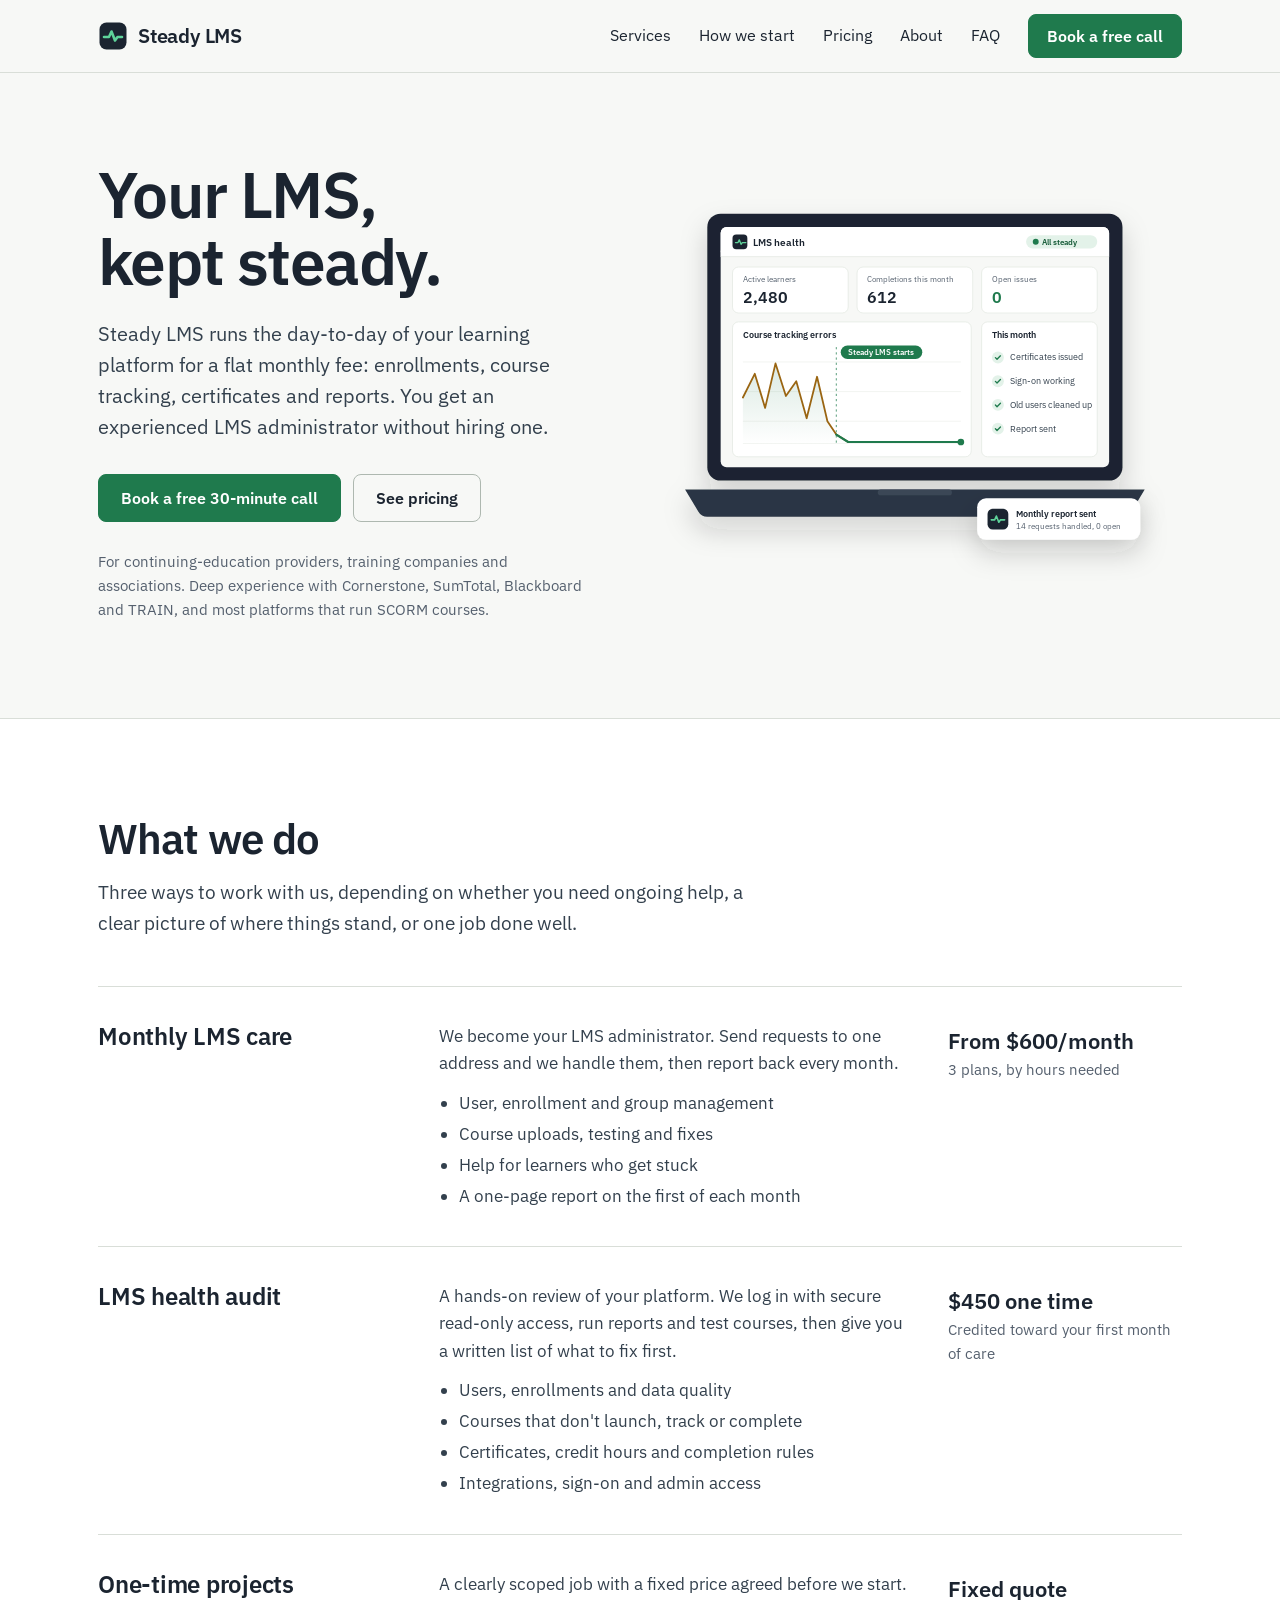
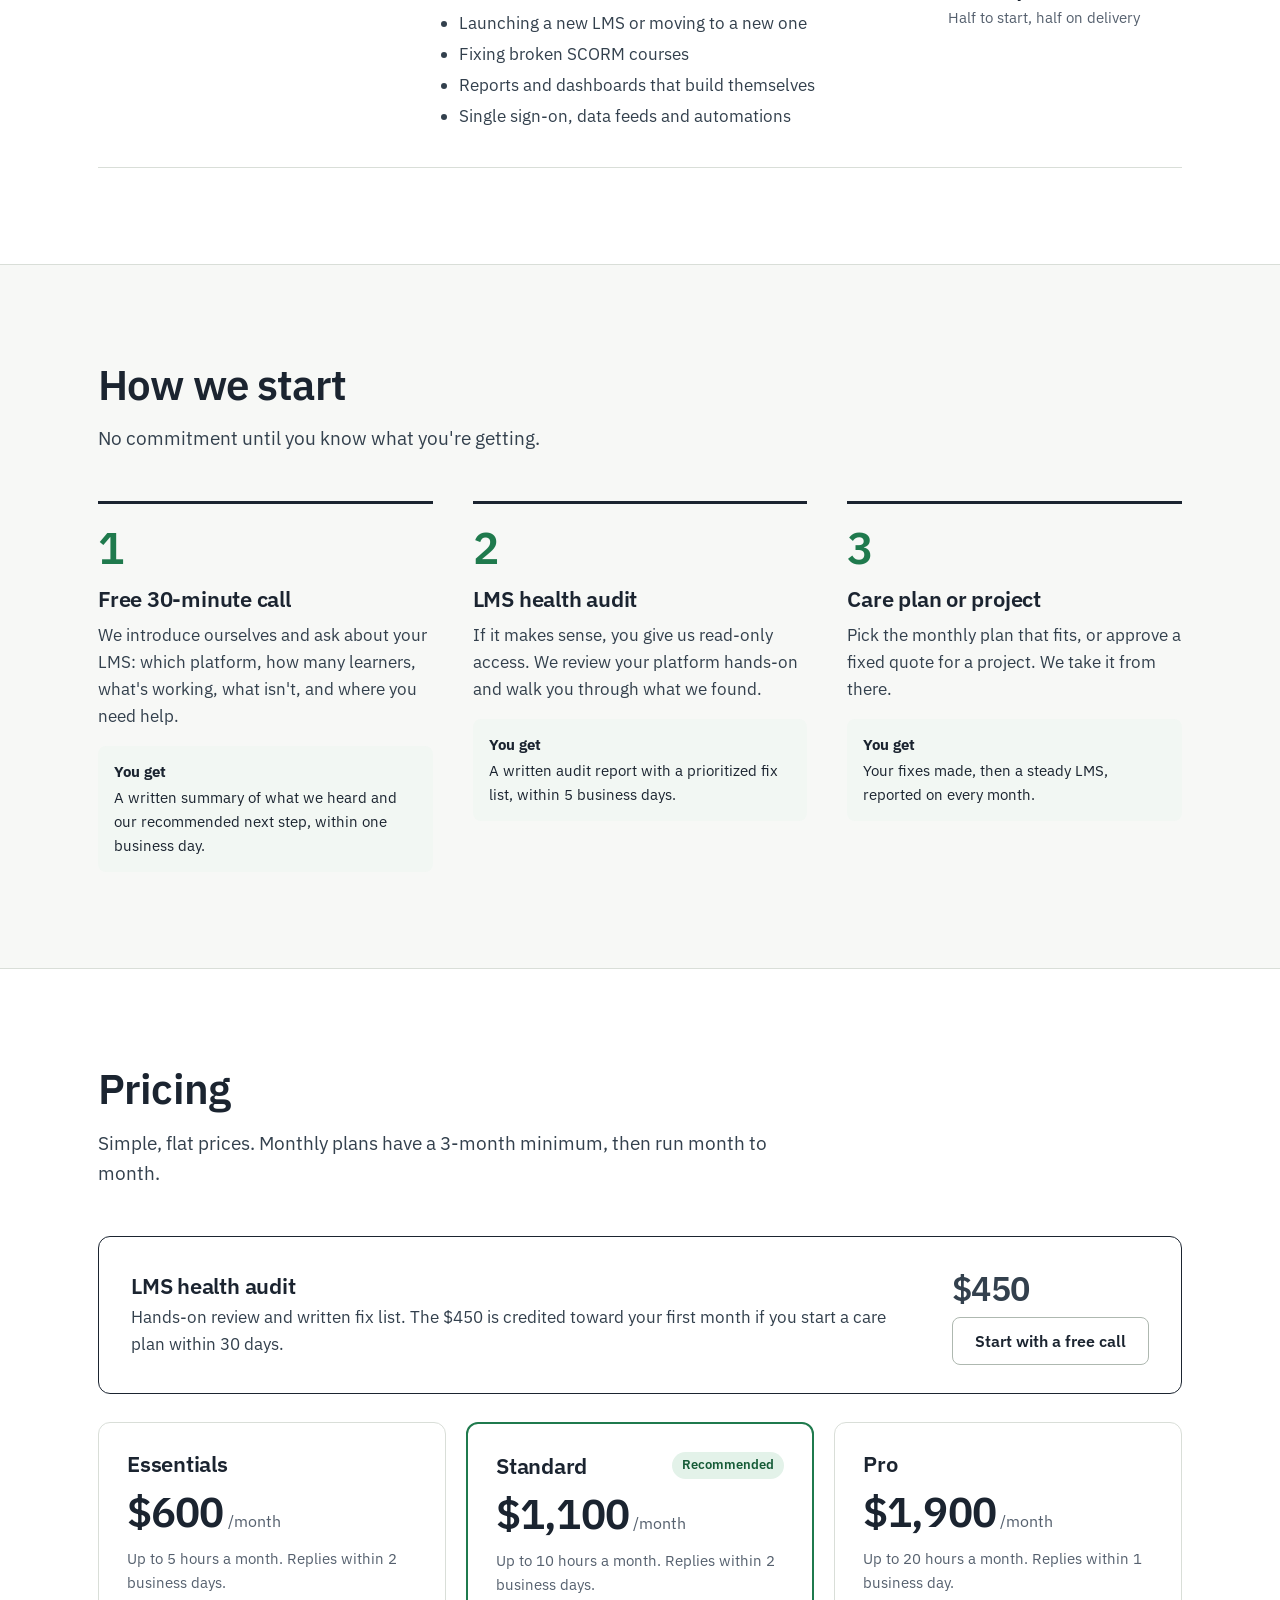
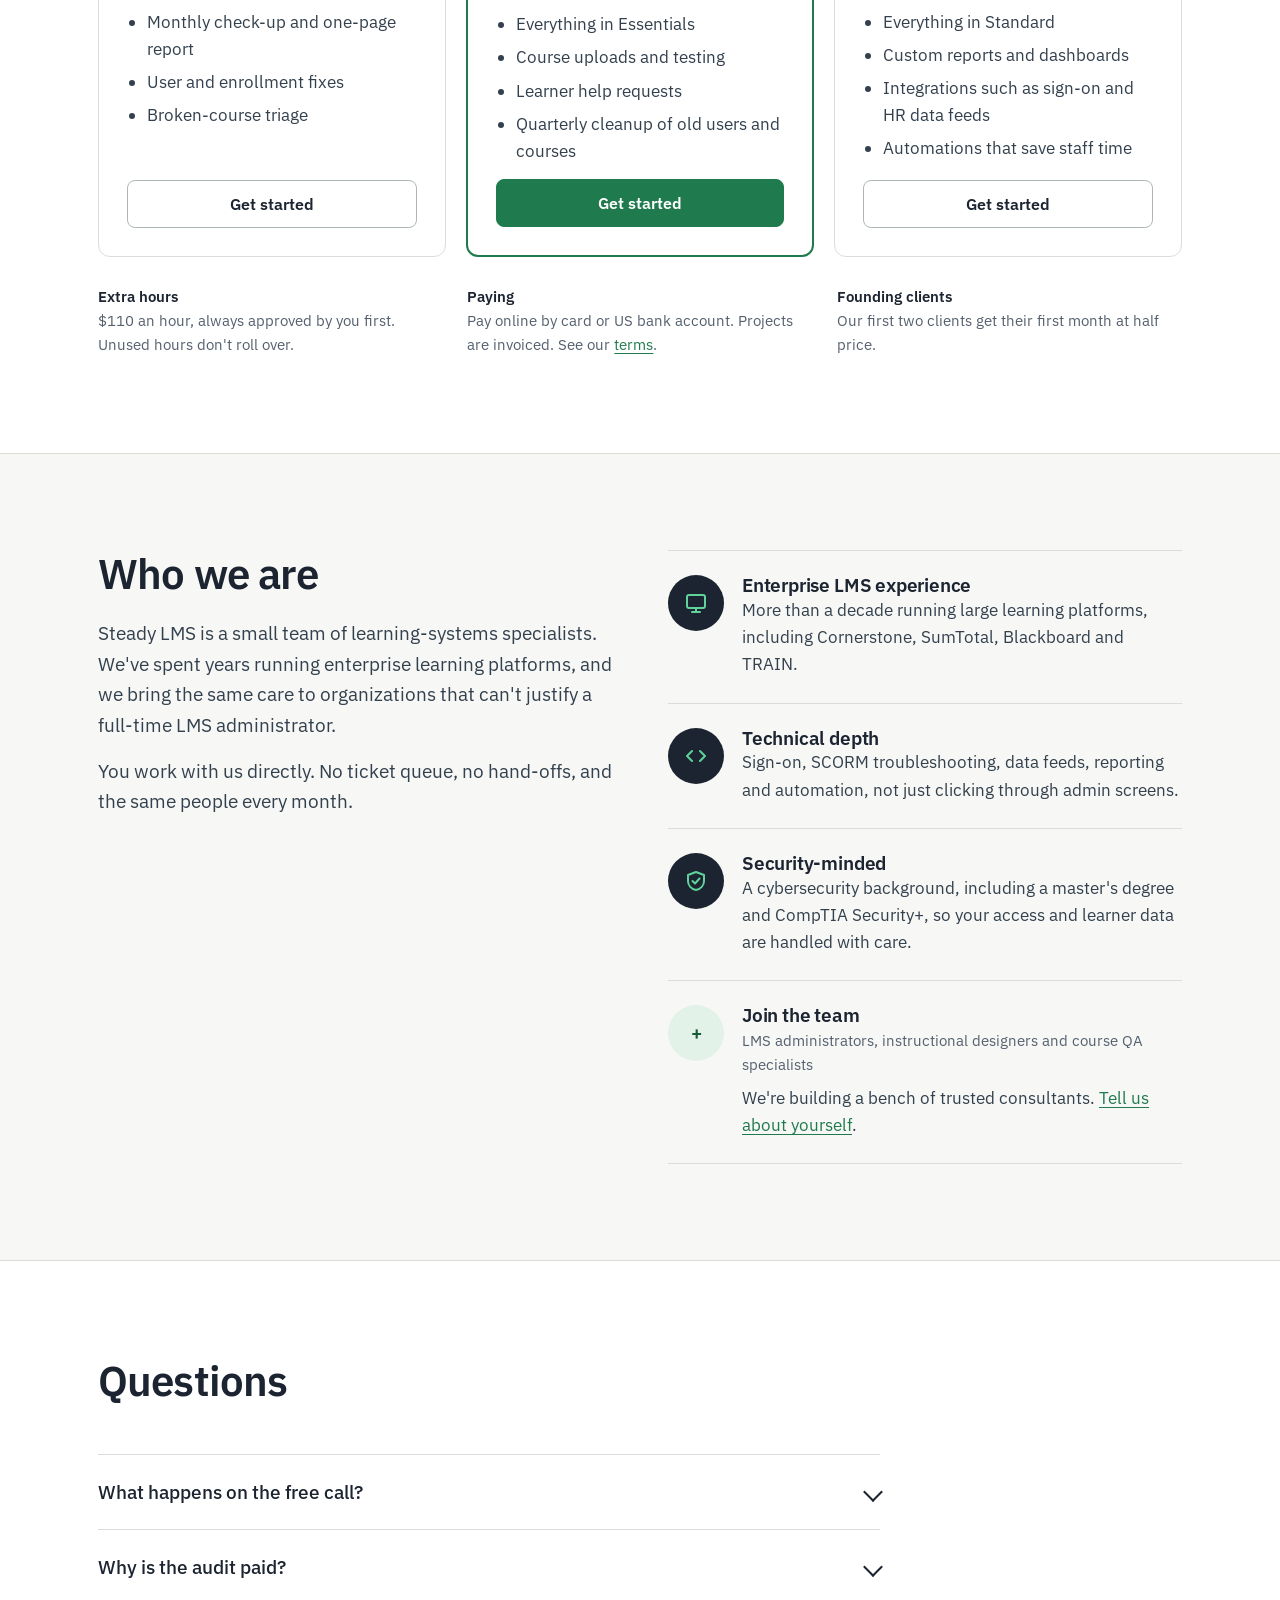
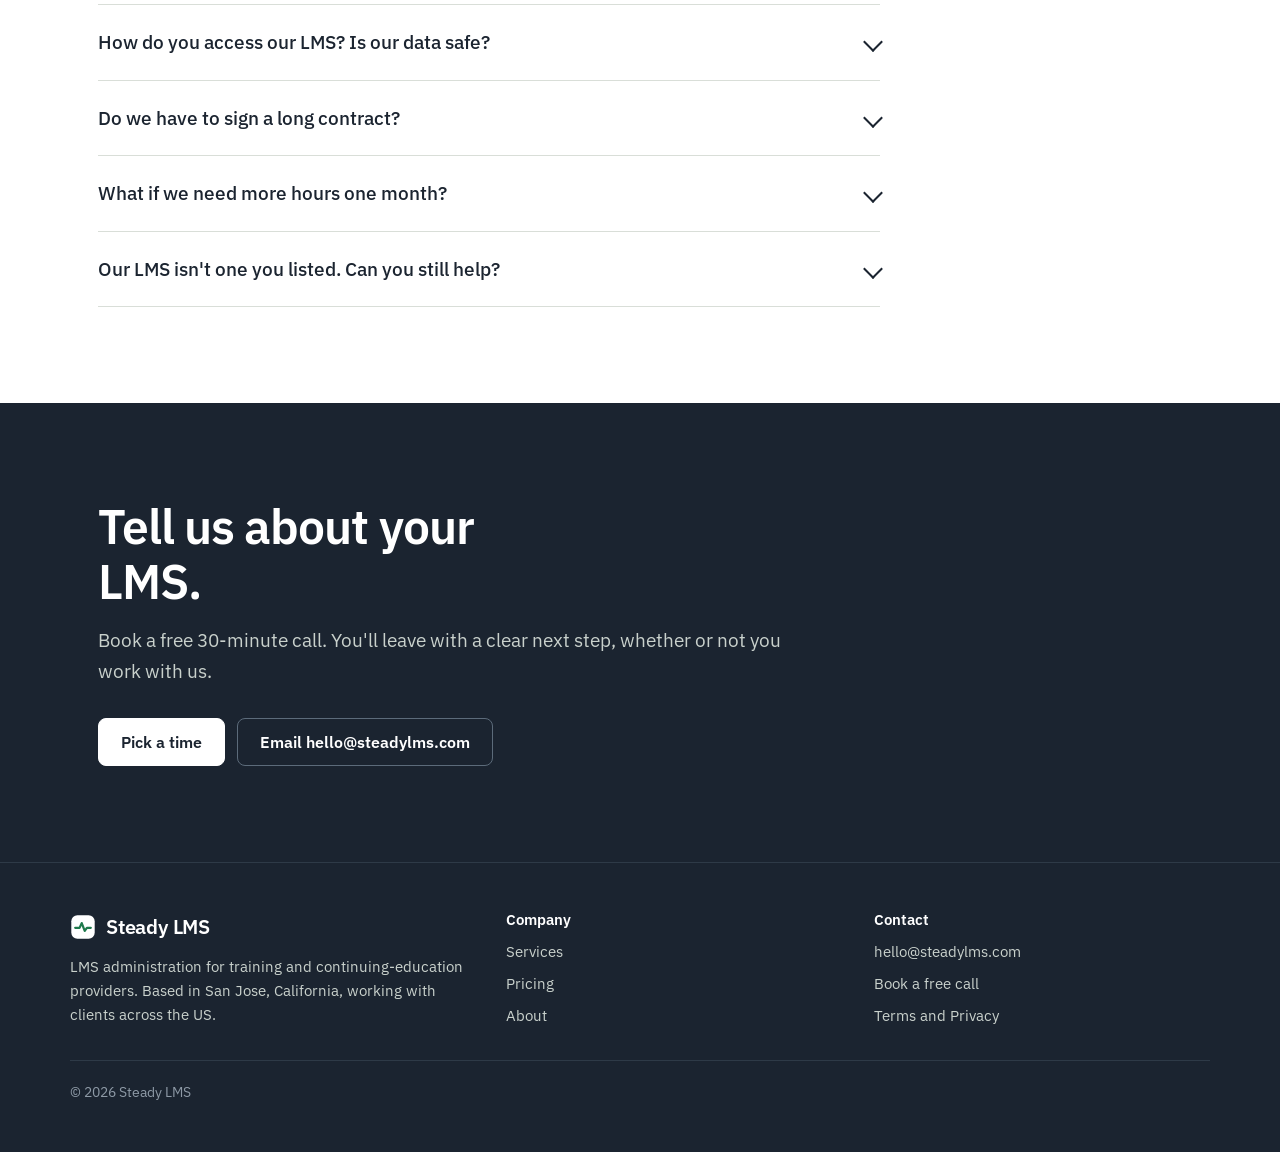
<file: index.html>
<!DOCTYPE html>
<html lang="en">
<head>
<meta charset="utf-8">
<meta name="viewport" content="width=device-width, initial-scale=1">
<title>Steady LMS: Your LMS, kept steady</title>
<meta name="description" content="Steady LMS runs the day-to-day of your learning platform for a flat monthly fee: enrollments, course tracking, certificates and reports. Start with a free 30-minute consultation.">
<link rel="canonical" href="https://steadylms.com/">
<meta property="og:title" content="Steady LMS: Your LMS, kept steady">
<meta property="og:description" content="Expert LMS administration for training and continuing-education providers, for a flat monthly fee.">
<meta property="og:url" content="https://steadylms.com/">
<meta property="og:type" content="website">
<meta property="og:image" content="https://steadylms.com/og.png">
<meta name="twitter:card" content="summary_large_image">
<meta name="theme-color" content="#1B2430">
<link rel="icon" href="/favicon.svg" type="image/svg+xml">
<link rel="apple-touch-icon" href="/apple-touch-icon.png">
<link rel="preconnect" href="https://fonts.googleapis.com">
<link rel="preconnect" href="https://fonts.gstatic.com" crossorigin>
<link href="https://fonts.googleapis.com/css2?family=IBM+Plex+Sans:wght@400;500;600&display=swap" rel="stylesheet">
<link rel="stylesheet" href="/style.css">
<script type="application/ld+json">
{"@context":"https://schema.org","@type":"ProfessionalService","name":"Steady LMS","url":"https://steadylms.com/","email":"hello@steadylms.com","description":"LMS administration care plans, LMS health audits and one-time LMS projects for training and continuing-education providers.","areaServed":"US","address":{"@type":"PostalAddress","addressLocality":"San Jose","addressRegion":"CA","addressCountry":"US"},"priceRange":"$450–$1,900"}
</script>
</head>
<body>
<a class="skip" href="#main">Skip to content</a>

<header class="site-header">
  <div class="wrap bar">
    <a class="logo" href="/" aria-label="Steady LMS home">
      <svg width="30" height="30" viewBox="0 0 30 30" aria-hidden="true"><rect x="1.5" y="1.5" width="27" height="27" rx="7" fill="#1B2430"/><path d="M6 16h5l2.5-5.5 3.5 9 2.5-3.5H24" fill="none" stroke="#5FD39A" stroke-width="2.6" stroke-linecap="round" stroke-linejoin="round"/></svg>
      Steady LMS
    </a>
    <nav class="nav" aria-label="Main">
      <a href="#services">Services</a>
      <a href="#start">How we start</a>
      <a href="#pricing">Pricing</a>
      <a href="#about">About</a>
      <a href="#faq">FAQ</a>
      <a class="btn" href="https://calendar.app.google/iGbDgWdFGiDVJgSG6" target="_blank" rel="noopener">Book a free call</a>
    </nav>
    <details class="menu">
      <summary aria-label="Open menu">Menu</summary>
      <div class="menu-panel">
        <a href="#services">Services</a>
        <a href="#start">How we start</a>
        <a href="#pricing">Pricing</a>
        <a href="#about">About</a>
        <a href="#faq">FAQ</a>
        <a class="btn full" href="https://calendar.app.google/iGbDgWdFGiDVJgSG6" target="_blank" rel="noopener">Book a free call</a>
      </div>
    </details>
  </div>
</header>

<main id="main">

  <div class="wrap hero">
    <div>
      <h1>Your LMS,<br> kept steady.</h1>
      <p class="lead">Steady LMS runs the day-to-day of your learning platform for a flat monthly fee: enrollments, course tracking, certificates and reports. You get an experienced LMS administrator without hiring one.</p>
      <div class="actions">
        <a class="btn" href="https://calendar.app.google/iGbDgWdFGiDVJgSG6" target="_blank" rel="noopener">Book a free 30-minute call</a>
        <a class="btn quiet" href="#pricing">See pricing</a>
      </div>
      <p class="platforms">For continuing-education providers, training companies and associations. Deep experience with Cornerstone, SumTotal, Blackboard and TRAIN, and most platforms that run SCORM courses.</p>
    </div>

    <div class="hero-visual">
<svg class="hero-art" viewBox="-40 -20 720 560" role="img" aria-labelledby="art-title art-desc" xmlns="http://www.w3.org/2000/svg">
  <title id="art-title">A laptop showing a healthy LMS dashboard</title>
  <desc id="art-desc">Dashboard where course tracking errors drop to zero and stay flat after Steady LMS takes over, with certificates, sign-on and reports all working.</desc>
  <defs>
    <linearGradient id="fade" x1="0" y1="0" x2="0" y2="1"><stop offset="0" stop-color="#1F7A4D" stop-opacity=".16"/><stop offset="1" stop-color="#1F7A4D" stop-opacity="0"/></linearGradient>
    <filter id="soft" filterUnits="userSpaceOnUse" x="-60" y="-60" width="760" height="600"><feDropShadow dx="0" dy="18" stdDeviation="18" flood-color="#1B2430" flood-opacity=".18"/></filter>
  </defs>
  <!-- laptop -->
  <g filter="url(#soft)">
    <rect x="40" y="20" width="560" height="360" rx="18" fill="#1B2430"/>
    <path d="M10 392h620l-18 30a14 14 0 0 1-12 7H40a14 14 0 0 1-12-7z" fill="#2B3644"/>
    <rect x="270" y="392" width="100" height="8" rx="4" fill="#3A4757"/>
  </g>
  <rect x="58" y="38" width="524" height="324" rx="8" fill="#F7F8F6"/>
  <!-- app bar -->
  <rect x="58" y="38" width="524" height="40" rx="8" fill="#fff"/>
  <rect x="58" y="70" width="524" height="8" fill="#fff"/>
  <line x1="58" y1="78" x2="582" y2="78" stroke="#E3E8E2"/>
  <rect x="74" y="48" width="20" height="20" rx="5" fill="#1B2430"/>
  <path d="M78 59h3.4l1.7-3.7 2.4 6 1.7-2.3H92" fill="none" stroke="#5FD39A" stroke-width="1.8" stroke-linecap="round" stroke-linejoin="round"/>
  <text x="102" y="63" font-size="13" font-weight="600" fill="#1B2430">LMS health</text>
  <rect x="470" y="49" width="96" height="18" rx="9" fill="#E3F2E9"/>
  <circle cx="483" cy="58" r="4" fill="#1F7A4D"/>
  <text x="492" y="62" font-size="11" font-weight="600" fill="#155B37">All steady</text>
  <!-- KPI tiles -->
  <g font-size="11" fill="#55606E">
    <rect x="74" y="92" width="156" height="62" rx="8" fill="#fff" stroke="#E3E8E2"/>
    <text x="88" y="112">Active learners</text>
    <text x="88" y="140" font-size="22" font-weight="600" fill="#1B2430">2,480</text>
    <rect x="242" y="92" width="156" height="62" rx="8" fill="#fff" stroke="#E3E8E2"/>
    <text x="256" y="112">Completions this month</text>
    <text x="256" y="140" font-size="22" font-weight="600" fill="#1B2430">612</text>
    <rect x="410" y="92" width="156" height="62" rx="8" fill="#fff" stroke="#E3E8E2"/>
    <text x="424" y="112">Open issues</text>
    <text x="424" y="140" font-size="22" font-weight="600" fill="#1F7A4D">0</text>
  </g>
  <!-- chart -->
  <rect x="74" y="166" width="322" height="182" rx="8" fill="#fff" stroke="#E3E8E2"/>
  <text x="88" y="188" font-size="12" font-weight="600" fill="#1B2430">Course tracking errors</text>
  <g stroke="#EEF1ED"><line x1="88" y1="220" x2="382" y2="220"/><line x1="88" y1="260" x2="382" y2="260"/><line x1="88" y1="300" x2="382" y2="300"/><line x1="88" y1="330" x2="382" y2="330"/></g>
  <line x1="214" y1="200" x2="214" y2="332" stroke="#1F7A4D" stroke-dasharray="3 4"/>
  <rect x="220" y="198" width="110" height="18" rx="9" fill="#1F7A4D"/>
  <text x="230" y="211" font-size="10.5" font-weight="600" fill="#fff">Steady LMS starts</text>
  <path d="M88 268L104 236L118 282L132 222L146 266L160 246L174 296L188 240L202 300L214 318L230 328H382V332H88Z" fill="url(#fade)"/>
  <path d="M88 268L104 236L118 282L132 222L146 266L160 246L174 296L188 240L202 300L214 318L230 328H382" fill="none" stroke="#9A6512" stroke-width="2.4" stroke-linejoin="round" stroke-linecap="round"/>
  <path d="M214 318L230 328H382" fill="none" stroke="#1F7A4D" stroke-width="3" stroke-linejoin="round" stroke-linecap="round"/>
  <circle cx="382" cy="328" r="4.5" fill="#1F7A4D"/>
  <!-- checklist -->
  <rect x="410" y="166" width="156" height="182" rx="8" fill="#fff" stroke="#E3E8E2"/>
  <text x="424" y="188" font-size="12" font-weight="600" fill="#1B2430">This month</text>
  <g font-size="11.5" fill="#33404D">
    <g transform="translate(424 206)"><circle cx="8" cy="8" r="8" fill="#E3F2E9"/><path d="M4.6 8.2l2.2 2.2 4.6-4.6" fill="none" stroke="#1F7A4D" stroke-width="1.8" stroke-linecap="round" stroke-linejoin="round"/><text x="24" y="12">Certificates issued</text></g>
    <g transform="translate(424 238)"><circle cx="8" cy="8" r="8" fill="#E3F2E9"/><path d="M4.6 8.2l2.2 2.2 4.6-4.6" fill="none" stroke="#1F7A4D" stroke-width="1.8" stroke-linecap="round" stroke-linejoin="round"/><text x="24" y="12">Sign-on working</text></g>
    <g transform="translate(424 270)"><circle cx="8" cy="8" r="8" fill="#E3F2E9"/><path d="M4.6 8.2l2.2 2.2 4.6-4.6" fill="none" stroke="#1F7A4D" stroke-width="1.8" stroke-linecap="round" stroke-linejoin="round"/><text x="24" y="12">Old users cleaned up</text></g>
    <g transform="translate(424 302)"><circle cx="8" cy="8" r="8" fill="#E3F2E9"/><path d="M4.6 8.2l2.2 2.2 4.6-4.6" fill="none" stroke="#1F7A4D" stroke-width="1.8" stroke-linecap="round" stroke-linejoin="round"/><text x="24" y="12">Report sent</text></g>
  </g>
  <!-- floating card -->
  <g filter="url(#soft)">
    <rect x="404" y="404" width="220" height="56" rx="12" fill="#fff"/>
  </g>
  <rect x="418" y="418" width="28" height="28" rx="7" fill="#1B2430"/>
  <path d="M423 433h4.6l2.3-5.1 3.3 8.3 2.3-3.2h5.5" fill="none" stroke="#5FD39A" stroke-width="2.2" stroke-linecap="round" stroke-linejoin="round"/>
  <text x="456" y="429" font-size="12.5" font-weight="600" fill="#1B2430">Monthly report sent</text>
  <text x="456" y="446" font-size="11" fill="#55606E">14 requests handled, 0 open</text>
</svg>
</div>
  </div>

  <section id="services" class="section white" aria-labelledby="services-h">
    <div class="wrap">
      <div class="section-head">
        <h2 id="services-h">What we do</h2>
        <p>Three ways to work with us, depending on whether you need ongoing help, a clear picture of where things stand, or one job done well.</p>
      </div>

      <div class="service">
        <h3>Monthly LMS care</h3>
        <div class="what">
          <p>We become your LMS administrator. Send requests to one address and we handle them, then report back every month.</p>
          <ul>
            <li>User, enrollment and group management</li>
            <li>Course uploads, testing and fixes</li>
            <li>Help for learners who get stuck</li>
            <li>A one-page report on the first of each month</li>
          </ul>
        </div>
        <p class="price"><strong>From $600/month</strong>3 plans, by hours needed</p>
      </div>

      <div class="service">
        <h3>LMS health audit</h3>
        <div class="what">
          <p>A hands-on review of your platform. We log in with secure read-only access, run reports and test courses, then give you a written list of what to fix first.</p>
          <ul>
            <li>Users, enrollments and data quality</li>
            <li>Courses that don't launch, track or complete</li>
            <li>Certificates, credit hours and completion rules</li>
            <li>Integrations, sign-on and admin access</li>
          </ul>
        </div>
        <p class="price"><strong>$450 one time</strong>Credited toward your first month of care</p>
      </div>

      <div class="service">
        <h3>One-time projects</h3>
        <div class="what">
          <p>A clearly scoped job with a fixed price agreed before we start.</p>
          <ul>
            <li>Launching a new LMS or moving to a new one</li>
            <li>Fixing broken SCORM courses</li>
            <li>Reports and dashboards that build themselves</li>
            <li>Single sign-on, data feeds and automations</li>
          </ul>
        </div>
        <p class="price"><strong>Fixed quote</strong>Half to start, half on delivery</p>
      </div>
    </div>
  </section>

  <section id="start" class="section" aria-labelledby="start-h">
    <div class="wrap">
      <div class="section-head">
        <h2 id="start-h">How we start</h2>
        <p>No commitment until you know what you're getting.</p>
      </div>
      <ol class="steps">
        <li>
          <h3>Free 30-minute call</h3>
          <p>We introduce ourselves and ask about your LMS: which platform, how many learners, what's working, what isn't, and where you need help.</p>
          <p class="get"><strong>You get</strong>A written summary of what we heard and our recommended next step, within one business day.</p>
        </li>
        <li>
          <h3>LMS health audit</h3>
          <p>If it makes sense, you give us read-only access. We review your platform hands-on and walk you through what we found.</p>
          <p class="get"><strong>You get</strong>A written audit report with a prioritized fix list, within 5 business days.</p>
        </li>
        <li>
          <h3>Care plan or project</h3>
          <p>Pick the monthly plan that fits, or approve a fixed quote for a project. We take it from there.</p>
          <p class="get"><strong>You get</strong>Your fixes made, then a steady LMS, reported on every month.</p>
        </li>
      </ol>
    </div>
  </section>

  <section id="pricing" class="section white" aria-labelledby="pricing-h">
    <div class="wrap">
      <div class="section-head">
        <h2 id="pricing-h">Pricing</h2>
        <p>Simple, flat prices. Monthly plans have a 3-month minimum, then run month to month.</p>
      </div>

      <div class="audit">
        <div>
          <h3>LMS health audit</h3>
          <p>Hands-on review and written fix list. The $450 is credited toward your first month if you start a care plan within 30 days.</p>
        </div>
        <div class="side">
          <p class="amount">$450</p>
          <a class="btn quiet" href="https://calendar.app.google/iGbDgWdFGiDVJgSG6" target="_blank" rel="noopener">Start with a free call</a>
        </div>
      </div>

      <div class="plans">
        <div class="plan">
          <div class="plan-top"><h3>Essentials</h3></div>
          <p class="amount">$600<small> /month</small></p>
          <p class="meta">Up to 5 hours a month. Replies within 2 business days.</p>
          <ul>
            <li>Monthly check-up and one-page report</li>
            <li>User and enrollment fixes</li>
            <li>Broken-course triage</li>
          </ul>
          <a class="btn quiet full" href="https://calendar.app.google/iGbDgWdFGiDVJgSG6" target="_blank" rel="noopener" data-plan="essentials">Get started</a>
        </div>
        <div class="plan rec">
          <div class="plan-top"><h3>Standard</h3><span class="tag">Recommended</span></div>
          <p class="amount">$1,100<small> /month</small></p>
          <p class="meta">Up to 10 hours a month. Replies within 2 business days.</p>
          <ul>
            <li>Everything in Essentials</li>
            <li>Course uploads and testing</li>
            <li>Learner help requests</li>
            <li>Quarterly cleanup of old users and courses</li>
          </ul>
          <a class="btn full" href="https://calendar.app.google/iGbDgWdFGiDVJgSG6" target="_blank" rel="noopener" data-plan="standard">Get started</a>
        </div>
        <div class="plan">
          <div class="plan-top"><h3>Pro</h3></div>
          <p class="amount">$1,900<small> /month</small></p>
          <p class="meta">Up to 20 hours a month. Replies within 1 business day.</p>
          <ul>
            <li>Everything in Standard</li>
            <li>Custom reports and dashboards</li>
            <li>Integrations such as sign-on and HR data feeds</li>
            <li>Automations that save staff time</li>
          </ul>
          <a class="btn quiet full" href="https://calendar.app.google/iGbDgWdFGiDVJgSG6" target="_blank" rel="noopener" data-plan="pro">Get started</a>
        </div>
      </div>

      <div class="fine">
        <p><strong>Extra hours</strong><br>$110 an hour, always approved by you first. Unused hours don't roll over.</p>
        <p><strong>Paying</strong><br>Pay online by card or US bank account. Projects are invoiced. See our <a href="/terms.html">terms</a>.</p>
        <p><strong>Founding clients</strong><br>Our first two clients get their first month at half price.</p>
      </div>
    </div>
  </section>

  <section id="about" class="section" aria-labelledby="about-h">
    <div class="wrap about">
      <div class="intro">
        <h2 id="about-h" style="font-size:clamp(30px,3.6vw,42px);letter-spacing:-0.02em;margin-bottom:20px">Who we are</h2>
        <p>Steady LMS is a small team of learning-systems specialists. We've spent years running enterprise learning platforms, and we bring the same care to organizations that can't justify a full-time LMS administrator.</p>
        <p>You work with us directly. No ticket queue, no hand-offs, and the same people every month.</p>
      </div>
      <div>
        <div class="person">
          <div class="initials" aria-hidden="true"><svg width="24" height="24" viewBox="0 0 24 24" fill="none" stroke="#5FD39A" stroke-width="2" stroke-linecap="round" stroke-linejoin="round"><rect x="3" y="4" width="18" height="13" rx="2"/><path d="M8 21h8M12 17v4"/></svg></div>
          <div>
            <h3>Enterprise LMS experience</h3>
            <p>More than a decade running large learning platforms, including Cornerstone, SumTotal, Blackboard and TRAIN.</p>
          </div>
        </div>
        <div class="person">
          <div class="initials" aria-hidden="true"><svg width="24" height="24" viewBox="0 0 24 24" fill="none" stroke="#5FD39A" stroke-width="2" stroke-linecap="round" stroke-linejoin="round"><path d="M8 7l-5 5 5 5M16 7l5 5-5 5"/></svg></div>
          <div>
            <h3>Technical depth</h3>
            <p>Sign-on, SCORM troubleshooting, data feeds, reporting and automation, not just clicking through admin screens.</p>
          </div>
        </div>
        <div class="person">
          <div class="initials" aria-hidden="true"><svg width="24" height="24" viewBox="0 0 24 24" fill="none" stroke="#5FD39A" stroke-width="2" stroke-linecap="round" stroke-linejoin="round"><path d="M12 3l8 3v6c0 4.5-3.4 8-8 9-4.6-1-8-4.5-8-9V6z"/><path d="M8.5 12l2.5 2.5 4.5-5"/></svg></div>
          <div>
            <h3>Security-minded</h3>
            <p>A cybersecurity background, including a master's degree and CompTIA Security+, so your access and learner data are handled with care.</p>
          </div>
        </div>
        <!-- TEAM-MEMBER-2 -->
        <div class="person">
          <div class="initials open" aria-hidden="true">+</div>
          <div>
            <h3>Join the team</h3>
            <p class="role">LMS administrators, instructional designers and course QA specialists</p>
            <p>We're building a bench of trusted consultants. <a href="mailto:hello@steadylms.com?subject=Joining%20Steady%20LMS">Tell us about yourself</a>.</p>
          </div>
        </div>
      </div>
    </div>
  </section>

  <section id="faq" class="section white" aria-labelledby="faq-h">
    <div class="wrap">
      <div class="section-head"><h2 id="faq-h">Questions</h2></div>
      <div class="faq">
        <details>
          <summary>What happens on the free call?</summary>
          <p>We introduce ourselves, then ask about your platform, your learners, what's working and what's frustrating. We don't need access to your LMS for this call. Within one business day you'll get a short written summary and our honest recommendation, even if that's "you don't need us".</p>
        </details>
        <details>
          <summary>Why is the audit paid?</summary>
          <p>A real audit means logging in, running reports and testing courses, which takes several hours. Charging for it keeps it thorough. If you start a care plan within 30 days, the full $450 comes off your first month.</p>
        </details>
        <details>
          <summary>How do you access our LMS? Is our data safe?</summary>
          <p>You create named accounts for us with only the access the work needs, read-only for the audit. We use multi-factor sign-in, never shared passwords, keep learner data in your systems, and are happy to sign your NDA.</p>
        </details>
        <details>
          <summary>Do we have to sign a long contract?</summary>
          <p>No. Care plans have a 3-month minimum so we can get your platform into good shape. After that they run month to month, and you can cancel with 30 days' notice.</p>
        </details>
        <details>
          <summary>What if we need more hours one month?</summary>
          <p>We tell you before we go over. Extra hours are $110 an hour and only happen with your OK. If you keep needing more, we'll suggest the next plan up.</p>
        </details>
        <details>
          <summary>Our LMS isn't one you listed. Can you still help?</summary>
          <p>Probably. Most LMS problems come down to users, enrollments, course tracking and reports, which work in similar ways across platforms. We'll tell you honestly on the free call.</p>
        </details>
      </div>
    </div>
  </section>

  <section class="closing" aria-labelledby="closing-h">
    <div class="wrap">
      <h2 id="closing-h">Tell us about your LMS.</h2>
      <p>Book a free 30-minute call. You'll leave with a clear next step, whether or not you work with us.</p>
      <div class="actions">
        <a class="btn" href="https://calendar.app.google/iGbDgWdFGiDVJgSG6" target="_blank" rel="noopener">Pick a time</a>
        <a class="btn quiet" href="mailto:hello@steadylms.com?subject=LMS%20question">Email hello@steadylms.com</a>
      </div>
    </div>
  </section>

</main>

<footer class="site-footer">
  <div class="wrap foot">
    <div>
      <a class="logo" href="/">
        <svg width="26" height="26" viewBox="0 0 30 30" aria-hidden="true"><rect x="1.5" y="1.5" width="27" height="27" rx="7" fill="#fff"/><path d="M6 16h5l2.5-5.5 3.5 9 2.5-3.5H24" fill="none" stroke="#1F7A4D" stroke-width="2.6" stroke-linecap="round" stroke-linejoin="round"/></svg>
        Steady LMS
      </a>
      <p>LMS administration for training and continuing-education providers. Based in San Jose, California, working with clients across the US.</p>
    </div>
    <div>
      <h2>Company</h2>
      <ul>
        <li><a href="/#services">Services</a></li>
        <li><a href="/#pricing">Pricing</a></li>
        <li><a href="/#about">About</a></li>
      </ul>
    </div>
    <div>
      <h2>Contact</h2>
      <ul>
        <li><a href="mailto:hello@steadylms.com">hello@steadylms.com</a></li>
        <li><a href="https://calendar.app.google/iGbDgWdFGiDVJgSG6" target="_blank" rel="noopener">Book a free call</a></li>
        <li><a href="/terms.html">Terms</a> and <a href="/privacy.html">Privacy</a></li>
      </ul>
    </div>
    <p class="copy">© 2026 Steady LMS</p>
  </div>
</footer>

<script>document.querySelectorAll('.menu-panel a').forEach(function(a){a.addEventListener('click',function(){a.closest('details').removeAttribute('open')})})</script>
<!-- Cloudflare Web Analytics --><script type='module' src='https://static.cloudflareinsights.com/beacon.min.js' data-cf-beacon='{"token": "1160b022a7954d59a9e69e3170ae5665"}'></script><!-- End Cloudflare Web Analytics -->
</body>
</html>
</file>
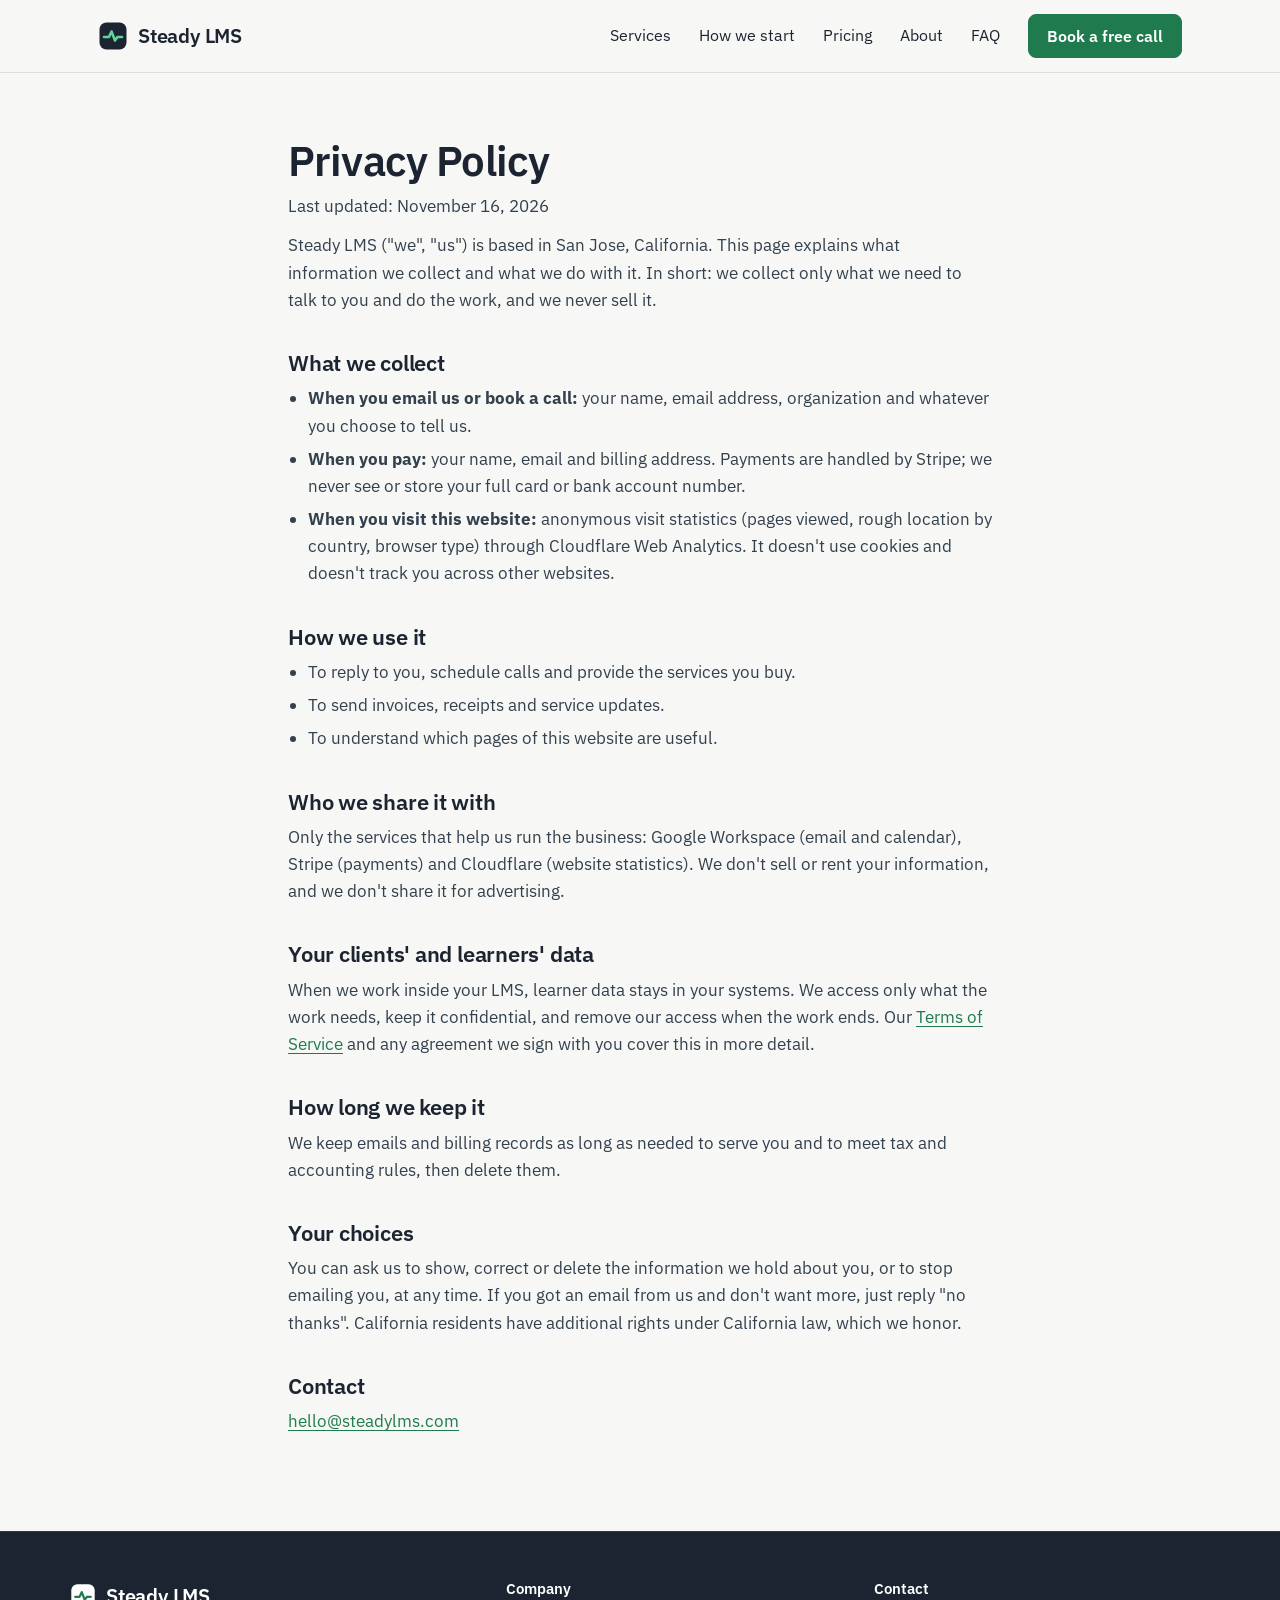
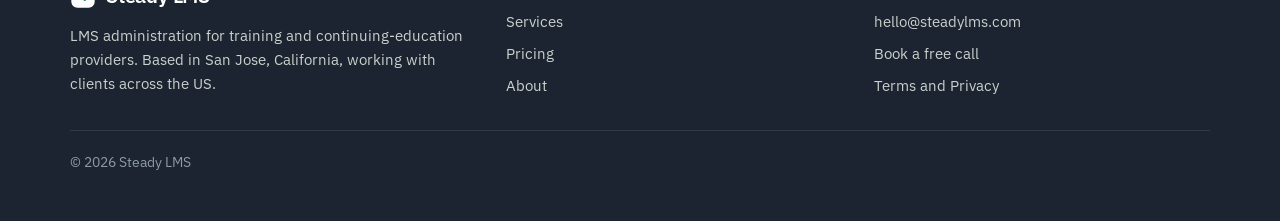
<file: privacy.html>
<!DOCTYPE html>
<html lang="en">
<head>
<meta charset="utf-8">
<meta name="viewport" content="width=device-width, initial-scale=1">
<meta name="theme-color" content="#1B2430">
<link rel="icon" href="/favicon.svg" type="image/svg+xml">
<link rel="apple-touch-icon" href="/apple-touch-icon.png">
<link rel="preconnect" href="https://fonts.googleapis.com">
<link rel="preconnect" href="https://fonts.gstatic.com" crossorigin>
<link href="https://fonts.googleapis.com/css2?family=IBM+Plex+Sans:wght@400;500;600&display=swap" rel="stylesheet">
<link rel="stylesheet" href="/style.css">
<title>Privacy Policy | Steady LMS</title>
<meta name="description" content="How Steady LMS handles your information.">
<link rel="canonical" href="https://steadylms.com/privacy.html">
</head>
<body>
<a class="skip" href="#main">Skip to content</a>

<header class="site-header">
  <div class="wrap bar">
    <a class="logo" href="/" aria-label="Steady LMS home">
      <svg width="30" height="30" viewBox="0 0 30 30" aria-hidden="true"><rect x="1.5" y="1.5" width="27" height="27" rx="7" fill="#1B2430"/><path d="M6 16h5l2.5-5.5 3.5 9 2.5-3.5H24" fill="none" stroke="#5FD39A" stroke-width="2.6" stroke-linecap="round" stroke-linejoin="round"/></svg>
      Steady LMS
    </a>
    <nav class="nav" aria-label="Main">
      <a href="/#services">Services</a>
      <a href="/#start">How we start</a>
      <a href="/#pricing">Pricing</a>
      <a href="/#about">About</a>
      <a href="/#faq">FAQ</a>
      <a class="btn" href="https://calendar.app.google/iGbDgWdFGiDVJgSG6" target="_blank" rel="noopener">Book a free call</a>
    </nav>
    <details class="menu">
      <summary aria-label="Open menu">Menu</summary>
      <div class="menu-panel">
        <a href="/#services">Services</a>
        <a href="/#start">How we start</a>
        <a href="/#pricing">Pricing</a>
        <a href="/#about">About</a>
        <a href="/#faq">FAQ</a>
        <a class="btn full" href="https://calendar.app.google/iGbDgWdFGiDVJgSG6" target="_blank" rel="noopener">Book a free call</a>
      </div>
    </details>
  </div>
</header>

<main id="main" class="legal">
  <h1>Privacy Policy</h1>
  <p class="muted">Last updated: November 16, 2026</p>

  <p>Steady LMS ("we", "us") is based in San Jose, California. This page explains what information we collect and what we do with it. In short: we collect only what we need to talk to you and do the work, and we never sell it.</p>

  <h2>What we collect</h2>
  <ul>
    <li><strong>When you email us or book a call:</strong> your name, email address, organization and whatever you choose to tell us.</li>
    <li><strong>When you pay:</strong> your name, email and billing address. Payments are handled by Stripe; we never see or store your full card or bank account number.</li>
    <li><strong>When you visit this website:</strong> anonymous visit statistics (pages viewed, rough location by country, browser type) through Cloudflare Web Analytics. It doesn't use cookies and doesn't track you across other websites.</li>
  </ul>

  <h2>How we use it</h2>
  <ul>
    <li>To reply to you, schedule calls and provide the services you buy.</li>
    <li>To send invoices, receipts and service updates.</li>
    <li>To understand which pages of this website are useful.</li>
  </ul>

  <h2>Who we share it with</h2>
  <p>Only the services that help us run the business: Google Workspace (email and calendar), Stripe (payments) and Cloudflare (website statistics). We don't sell or rent your information, and we don't share it for advertising.</p>

  <h2>Your clients' and learners' data</h2>
  <p>When we work inside your LMS, learner data stays in your systems. We access only what the work needs, keep it confidential, and remove our access when the work ends. Our <a href="/terms.html">Terms of Service</a> and any agreement we sign with you cover this in more detail.</p>

  <h2>How long we keep it</h2>
  <p>We keep emails and billing records as long as needed to serve you and to meet tax and accounting rules, then delete them.</p>

  <h2>Your choices</h2>
  <p>You can ask us to show, correct or delete the information we hold about you, or to stop emailing you, at any time. If you got an email from us and don't want more, just reply "no thanks". California residents have additional rights under California law, which we honor.</p>

  <h2>Contact</h2>
  <p><a href="mailto:hello@steadylms.com">hello@steadylms.com</a></p>
</main>

<footer class="site-footer">
  <div class="wrap foot">
    <div>
      <a class="logo" href="/">
        <svg width="26" height="26" viewBox="0 0 30 30" aria-hidden="true"><rect x="1.5" y="1.5" width="27" height="27" rx="7" fill="#fff"/><path d="M6 16h5l2.5-5.5 3.5 9 2.5-3.5H24" fill="none" stroke="#1F7A4D" stroke-width="2.6" stroke-linecap="round" stroke-linejoin="round"/></svg>
        Steady LMS
      </a>
      <p>LMS administration for training and continuing-education providers. Based in San Jose, California, working with clients across the US.</p>
    </div>
    <div>
      <h2>Company</h2>
      <ul>
        <li><a href="/#services">Services</a></li>
        <li><a href="/#pricing">Pricing</a></li>
        <li><a href="/#about">About</a></li>
      </ul>
    </div>
    <div>
      <h2>Contact</h2>
      <ul>
        <li><a href="mailto:hello@steadylms.com">hello@steadylms.com</a></li>
        <li><a href="https://calendar.app.google/iGbDgWdFGiDVJgSG6" target="_blank" rel="noopener">Book a free call</a></li>
        <li><a href="/terms.html">Terms</a> and <a href="/privacy.html">Privacy</a></li>
      </ul>
    </div>
    <p class="copy">© 2026 Steady LMS</p>
  </div>
</footer>

<!-- Cloudflare Web Analytics --><script type='module' src='https://static.cloudflareinsights.com/beacon.min.js' data-cf-beacon='{"token": "1160b022a7954d59a9e69e3170ae5665"}'></script><!-- End Cloudflare Web Analytics -->
</body>
</html>
</file>
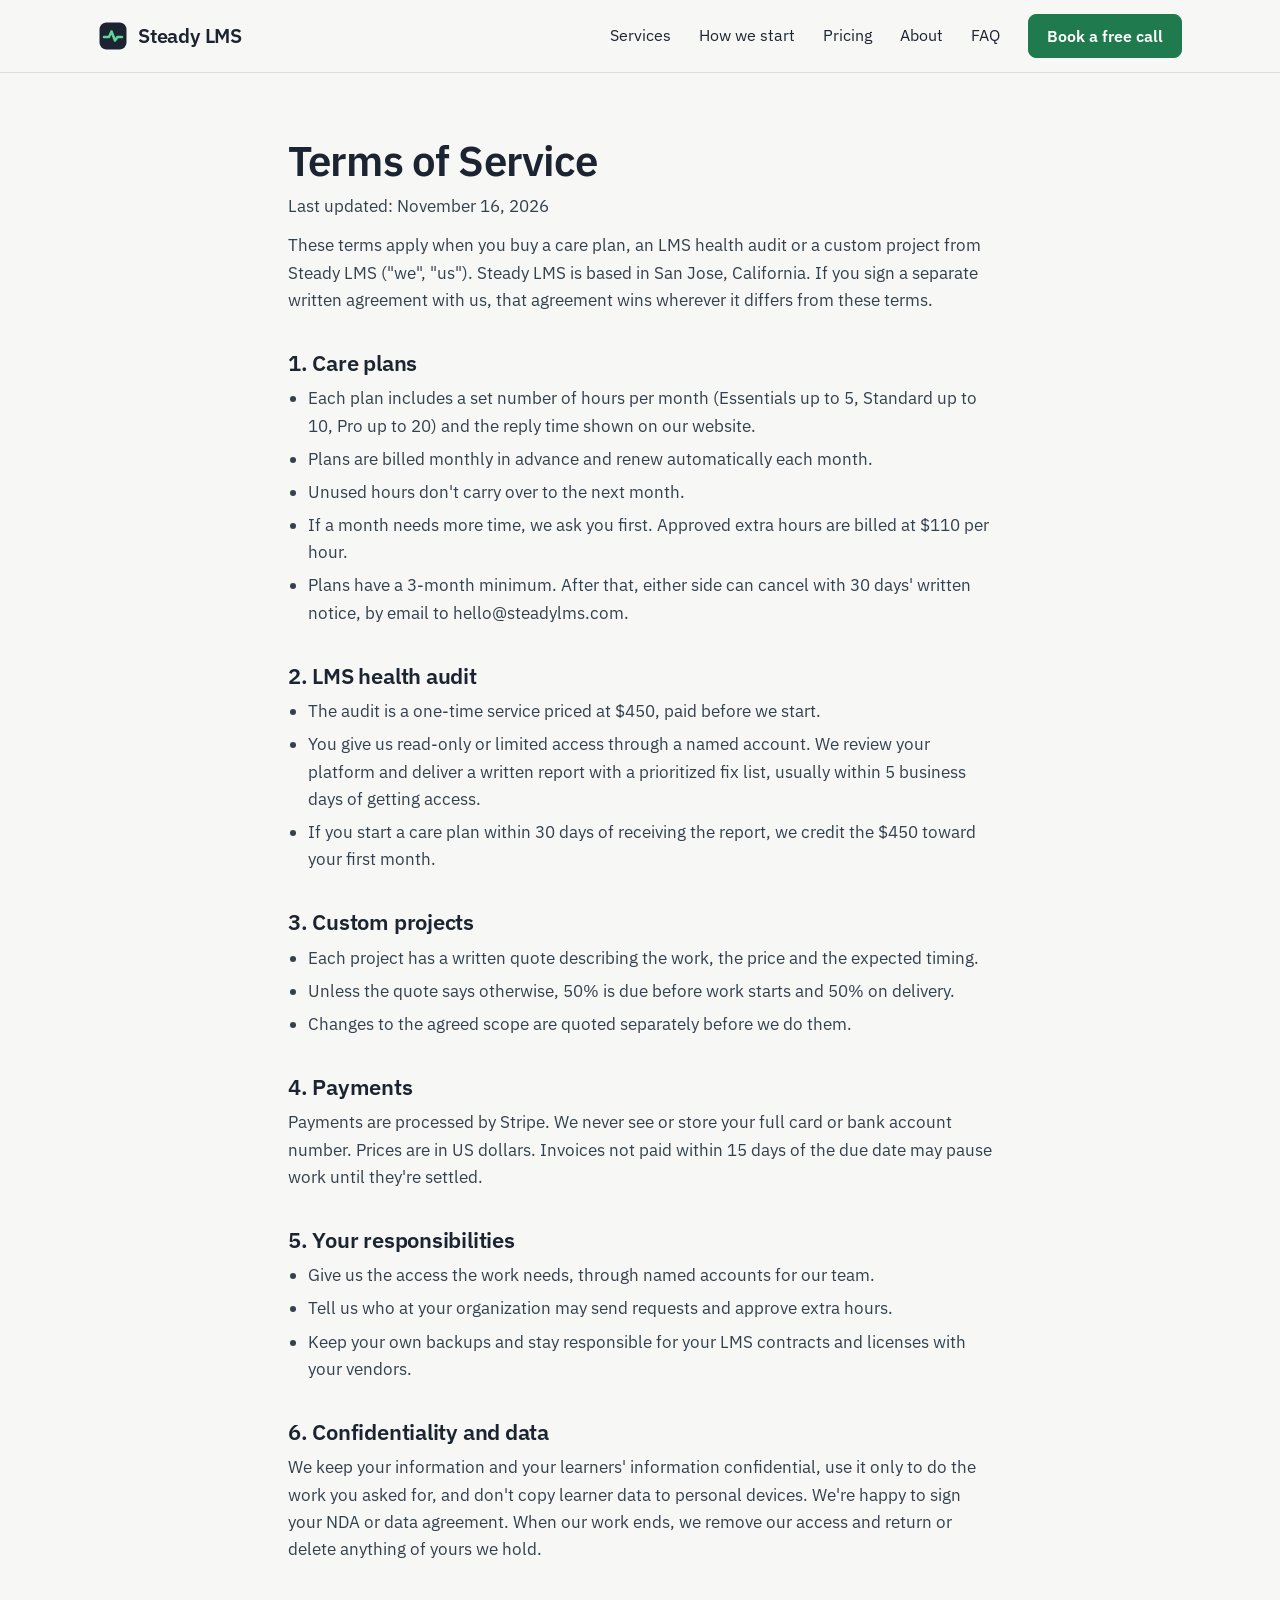
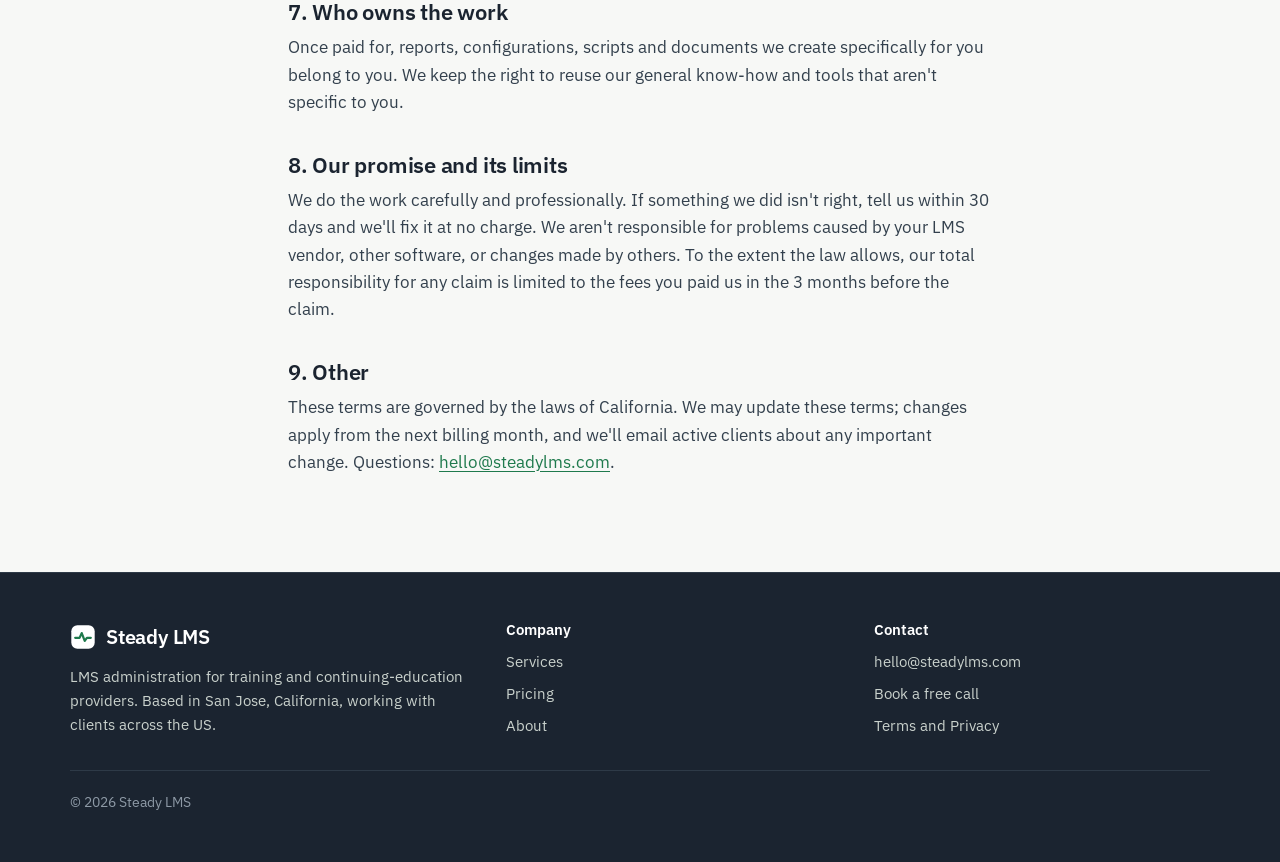
<file: terms.html>
<!DOCTYPE html>
<html lang="en">
<head>
<meta charset="utf-8">
<meta name="viewport" content="width=device-width, initial-scale=1">
<meta name="theme-color" content="#1B2430">
<link rel="icon" href="/favicon.svg" type="image/svg+xml">
<link rel="apple-touch-icon" href="/apple-touch-icon.png">
<link rel="preconnect" href="https://fonts.googleapis.com">
<link rel="preconnect" href="https://fonts.gstatic.com" crossorigin>
<link href="https://fonts.googleapis.com/css2?family=IBM+Plex+Sans:wght@400;500;600&display=swap" rel="stylesheet">
<link rel="stylesheet" href="/style.css">
<title>Terms of Service | Steady LMS</title>
<meta name="description" content="Terms for Steady LMS care plans, audits and projects.">
<link rel="canonical" href="https://steadylms.com/terms.html">
</head>
<body>
<a class="skip" href="#main">Skip to content</a>

<header class="site-header">
  <div class="wrap bar">
    <a class="logo" href="/" aria-label="Steady LMS home">
      <svg width="30" height="30" viewBox="0 0 30 30" aria-hidden="true"><rect x="1.5" y="1.5" width="27" height="27" rx="7" fill="#1B2430"/><path d="M6 16h5l2.5-5.5 3.5 9 2.5-3.5H24" fill="none" stroke="#5FD39A" stroke-width="2.6" stroke-linecap="round" stroke-linejoin="round"/></svg>
      Steady LMS
    </a>
    <nav class="nav" aria-label="Main">
      <a href="/#services">Services</a>
      <a href="/#start">How we start</a>
      <a href="/#pricing">Pricing</a>
      <a href="/#about">About</a>
      <a href="/#faq">FAQ</a>
      <a class="btn" href="https://calendar.app.google/iGbDgWdFGiDVJgSG6" target="_blank" rel="noopener">Book a free call</a>
    </nav>
    <details class="menu">
      <summary aria-label="Open menu">Menu</summary>
      <div class="menu-panel">
        <a href="/#services">Services</a>
        <a href="/#start">How we start</a>
        <a href="/#pricing">Pricing</a>
        <a href="/#about">About</a>
        <a href="/#faq">FAQ</a>
        <a class="btn full" href="https://calendar.app.google/iGbDgWdFGiDVJgSG6" target="_blank" rel="noopener">Book a free call</a>
      </div>
    </details>
  </div>
</header>

<main id="main" class="legal">
  <h1>Terms of Service</h1>
  <p class="muted">Last updated: November 16, 2026</p>

  <p>These terms apply when you buy a care plan, an LMS health audit or a custom project from Steady LMS ("we", "us"). Steady LMS is based in San Jose, California. If you sign a separate written agreement with us, that agreement wins wherever it differs from these terms.</p>

  <h2>1. Care plans</h2>
  <ul>
    <li>Each plan includes a set number of hours per month (Essentials up to 5, Standard up to 10, Pro up to 20) and the reply time shown on our website.</li>
    <li>Plans are billed monthly in advance and renew automatically each month.</li>
    <li>Unused hours don't carry over to the next month.</li>
    <li>If a month needs more time, we ask you first. Approved extra hours are billed at $110 per hour.</li>
    <li>Plans have a 3-month minimum. After that, either side can cancel with 30 days' written notice, by email to hello@steadylms.com.</li>
  </ul>

  <h2>2. LMS health audit</h2>
  <ul>
    <li>The audit is a one-time service priced at $450, paid before we start.</li>
    <li>You give us read-only or limited access through a named account. We review your platform and deliver a written report with a prioritized fix list, usually within 5 business days of getting access.</li>
    <li>If you start a care plan within 30 days of receiving the report, we credit the $450 toward your first month.</li>
  </ul>

  <h2>3. Custom projects</h2>
  <ul>
    <li>Each project has a written quote describing the work, the price and the expected timing.</li>
    <li>Unless the quote says otherwise, 50% is due before work starts and 50% on delivery.</li>
    <li>Changes to the agreed scope are quoted separately before we do them.</li>
  </ul>

  <h2>4. Payments</h2>
  <p>Payments are processed by Stripe. We never see or store your full card or bank account number. Prices are in US dollars. Invoices not paid within 15 days of the due date may pause work until they're settled.</p>

  <h2>5. Your responsibilities</h2>
  <ul>
    <li>Give us the access the work needs, through named accounts for our team.</li>
    <li>Tell us who at your organization may send requests and approve extra hours.</li>
    <li>Keep your own backups and stay responsible for your LMS contracts and licenses with your vendors.</li>
  </ul>

  <h2>6. Confidentiality and data</h2>
  <p>We keep your information and your learners' information confidential, use it only to do the work you asked for, and don't copy learner data to personal devices. We're happy to sign your NDA or data agreement. When our work ends, we remove our access and return or delete anything of yours we hold.</p>

  <h2>7. Who owns the work</h2>
  <p>Once paid for, reports, configurations, scripts and documents we create specifically for you belong to you. We keep the right to reuse our general know-how and tools that aren't specific to you.</p>

  <h2>8. Our promise and its limits</h2>
  <p>We do the work carefully and professionally. If something we did isn't right, tell us within 30 days and we'll fix it at no charge. We aren't responsible for problems caused by your LMS vendor, other software, or changes made by others. To the extent the law allows, our total responsibility for any claim is limited to the fees you paid us in the 3 months before the claim.</p>

  <h2>9. Other</h2>
  <p>These terms are governed by the laws of California. We may update these terms; changes apply from the next billing month, and we'll email active clients about any important change. Questions: <a href="mailto:hello@steadylms.com">hello@steadylms.com</a>.</p>
</main>

<footer class="site-footer">
  <div class="wrap foot">
    <div>
      <a class="logo" href="/">
        <svg width="26" height="26" viewBox="0 0 30 30" aria-hidden="true"><rect x="1.5" y="1.5" width="27" height="27" rx="7" fill="#fff"/><path d="M6 16h5l2.5-5.5 3.5 9 2.5-3.5H24" fill="none" stroke="#1F7A4D" stroke-width="2.6" stroke-linecap="round" stroke-linejoin="round"/></svg>
        Steady LMS
      </a>
      <p>LMS administration for training and continuing-education providers. Based in San Jose, California, working with clients across the US.</p>
    </div>
    <div>
      <h2>Company</h2>
      <ul>
        <li><a href="/#services">Services</a></li>
        <li><a href="/#pricing">Pricing</a></li>
        <li><a href="/#about">About</a></li>
      </ul>
    </div>
    <div>
      <h2>Contact</h2>
      <ul>
        <li><a href="mailto:hello@steadylms.com">hello@steadylms.com</a></li>
        <li><a href="https://calendar.app.google/iGbDgWdFGiDVJgSG6" target="_blank" rel="noopener">Book a free call</a></li>
        <li><a href="/terms.html">Terms</a> and <a href="/privacy.html">Privacy</a></li>
      </ul>
    </div>
    <p class="copy">© 2026 Steady LMS</p>
  </div>
</footer>

<!-- Cloudflare Web Analytics --><script type='module' src='https://static.cloudflareinsights.com/beacon.min.js' data-cf-beacon='{"token": "1160b022a7954d59a9e69e3170ae5665"}'></script><!-- End Cloudflare Web Analytics -->
</body>
</html>
</file>
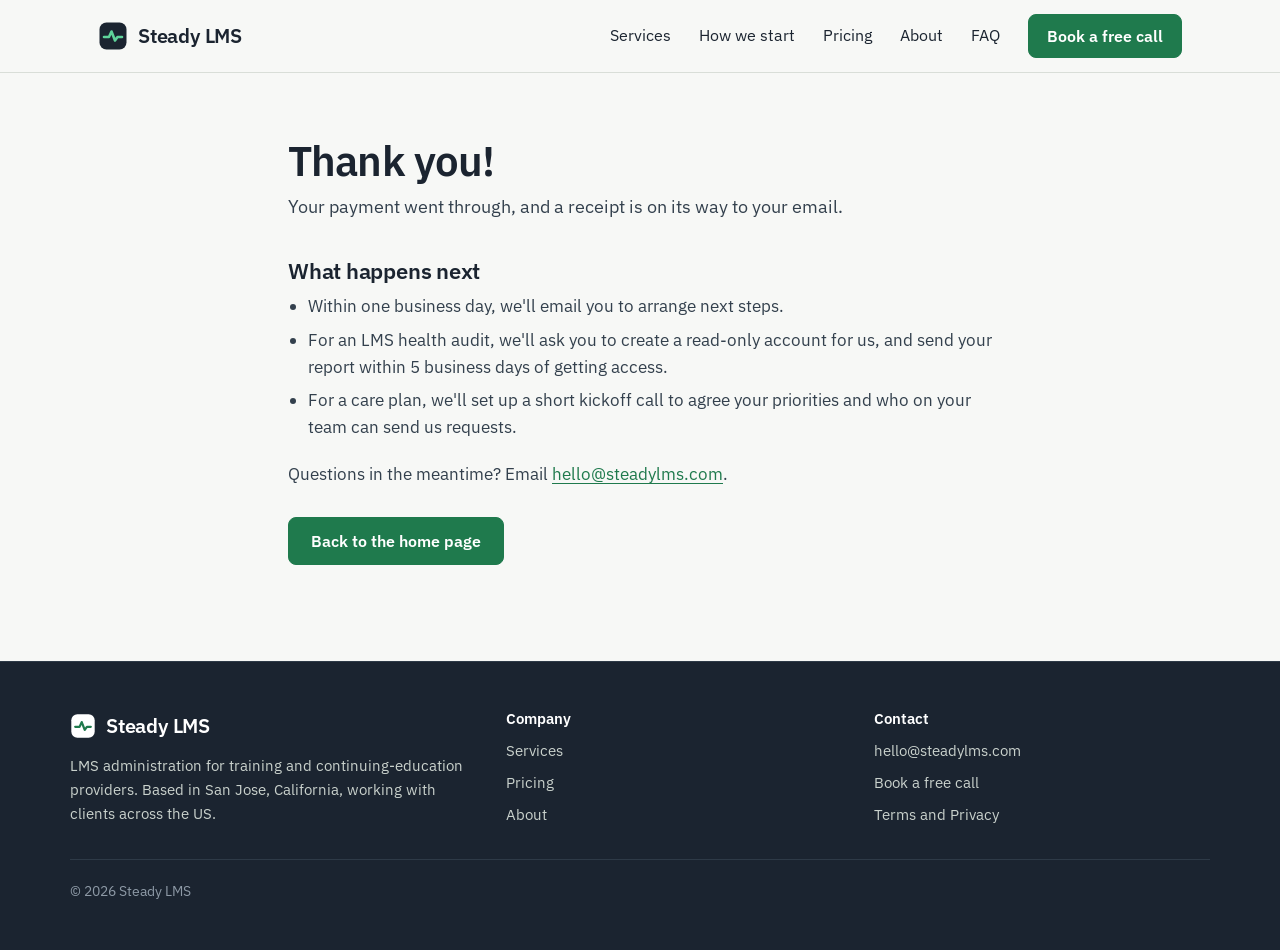
<file: thanks.html>
<!DOCTYPE html>
<html lang="en">
<head>
<meta charset="utf-8">
<meta name="viewport" content="width=device-width, initial-scale=1">
<meta name="theme-color" content="#1B2430">
<link rel="icon" href="/favicon.svg" type="image/svg+xml">
<link rel="apple-touch-icon" href="/apple-touch-icon.png">
<link rel="preconnect" href="https://fonts.googleapis.com">
<link rel="preconnect" href="https://fonts.gstatic.com" crossorigin>
<link href="https://fonts.googleapis.com/css2?family=IBM+Plex+Sans:wght@400;500;600&display=swap" rel="stylesheet">
<link rel="stylesheet" href="/style.css">
<title>Thank you | Steady LMS</title>
<meta name="robots" content="noindex">
</head>
<body>
<a class="skip" href="#main">Skip to content</a>

<header class="site-header">
  <div class="wrap bar">
    <a class="logo" href="/" aria-label="Steady LMS home">
      <svg width="30" height="30" viewBox="0 0 30 30" aria-hidden="true"><rect x="1.5" y="1.5" width="27" height="27" rx="7" fill="#1B2430"/><path d="M6 16h5l2.5-5.5 3.5 9 2.5-3.5H24" fill="none" stroke="#5FD39A" stroke-width="2.6" stroke-linecap="round" stroke-linejoin="round"/></svg>
      Steady LMS
    </a>
    <nav class="nav" aria-label="Main">
      <a href="/#services">Services</a>
      <a href="/#start">How we start</a>
      <a href="/#pricing">Pricing</a>
      <a href="/#about">About</a>
      <a href="/#faq">FAQ</a>
      <a class="btn" href="https://calendar.app.google/iGbDgWdFGiDVJgSG6" target="_blank" rel="noopener">Book a free call</a>
    </nav>
    <details class="menu">
      <summary aria-label="Open menu">Menu</summary>
      <div class="menu-panel">
        <a href="/#services">Services</a>
        <a href="/#start">How we start</a>
        <a href="/#pricing">Pricing</a>
        <a href="/#about">About</a>
        <a href="/#faq">FAQ</a>
        <a class="btn full" href="https://calendar.app.google/iGbDgWdFGiDVJgSG6" target="_blank" rel="noopener">Book a free call</a>
      </div>
    </details>
  </div>
</header>

<main id="main" class="legal">
  <h1>Thank you!</h1>
  <p style="font-size:18px">Your payment went through, and a receipt is on its way to your email.</p>
  <h2>What happens next</h2>
  <ul>
    <li>Within one business day, we'll email you to arrange next steps.</li>
    <li>For an LMS health audit, we'll ask you to create a read-only account for us, and send your report within 5 business days of getting access.</li>
    <li>For a care plan, we'll set up a short kickoff call to agree your priorities and who on your team can send us requests.</li>
  </ul>
  <p style="margin-top:20px">Questions in the meantime? Email <a href="mailto:hello@steadylms.com">hello@steadylms.com</a>.</p>
  <p style="margin-top:28px"><a class="btn" href="/">Back to the home page</a></p>
</main>

<footer class="site-footer">
  <div class="wrap foot">
    <div>
      <a class="logo" href="/">
        <svg width="26" height="26" viewBox="0 0 30 30" aria-hidden="true"><rect x="1.5" y="1.5" width="27" height="27" rx="7" fill="#fff"/><path d="M6 16h5l2.5-5.5 3.5 9 2.5-3.5H24" fill="none" stroke="#1F7A4D" stroke-width="2.6" stroke-linecap="round" stroke-linejoin="round"/></svg>
        Steady LMS
      </a>
      <p>LMS administration for training and continuing-education providers. Based in San Jose, California, working with clients across the US.</p>
    </div>
    <div>
      <h2>Company</h2>
      <ul>
        <li><a href="/#services">Services</a></li>
        <li><a href="/#pricing">Pricing</a></li>
        <li><a href="/#about">About</a></li>
      </ul>
    </div>
    <div>
      <h2>Contact</h2>
      <ul>
        <li><a href="mailto:hello@steadylms.com">hello@steadylms.com</a></li>
        <li><a href="https://calendar.app.google/iGbDgWdFGiDVJgSG6" target="_blank" rel="noopener">Book a free call</a></li>
        <li><a href="/terms.html">Terms</a> and <a href="/privacy.html">Privacy</a></li>
      </ul>
    </div>
    <p class="copy">© 2026 Steady LMS</p>
  </div>
</footer>

<!-- Cloudflare Web Analytics --><script type='module' src='https://static.cloudflareinsights.com/beacon.min.js' data-cf-beacon='{"token": "1160b022a7954d59a9e69e3170ae5665"}'></script><!-- End Cloudflare Web Analytics -->
</body>
</html>
</file>
<file: style.css>
/* Steady LMS — site styles
   Palette: ink #1B2430, paper #F7F8F6, white #FFFFFF, line #D9DED8,
   muted #55606E, steady green #1F7A4D (completed / primary), amber #9A6512 (incomplete, used only in records) */

*{box-sizing:border-box}
html{scroll-behavior:smooth;-webkit-text-size-adjust:100%}
@media (prefers-reduced-motion:reduce){html{scroll-behavior:auto}}
body{margin:0;background:#F7F8F6;color:#1B2430;font-family:"IBM Plex Sans",system-ui,-apple-system,"Segoe UI",sans-serif;font-size:17px;line-height:1.6}
img,svg{display:block;max-width:100%}
a{color:#1F7A4D;text-underline-offset:3px}
a:hover{color:#165C39}
h1,h2,h3{margin:0;font-weight:600;letter-spacing:-0.01em;line-height:1.15}
p{margin:0}
ul{margin:0}
:focus-visible{outline:3px solid #1F7A4D;outline-offset:3px;border-radius:4px}
.skip{position:absolute;left:-999px;top:8px;background:#1B2430;color:#fff;padding:10px 14px;border-radius:6px;z-index:10}
.skip:focus{left:12px}

.wrap{max-width:1140px;margin:0 auto;padding:0 28px}
.muted{color:#55606E}
.small{font-size:15px}
.tnum{font-variant-numeric:tabular-nums}

/* Buttons */
.btn{display:inline-flex;align-items:center;justify-content:center;min-height:48px;padding:12px 22px;border-radius:8px;border:1.5px solid #1F7A4D;background:#1F7A4D;color:#fff;font-weight:600;font-size:16px;text-decoration:none;text-align:center;line-height:1.25}
.btn:hover{background:#165C39;border-color:#165C39;color:#fff}
.btn.quiet{background:transparent;color:#1B2430;border-color:#AEB8B0}
.btn.quiet:hover{background:#fff;border-color:#1B2430;color:#1B2430}
.btn.full{width:100%}

/* Header */
.site-header{background:#F7F8F6;border-bottom:1px solid #D9DED8}
.bar{display:flex;align-items:center;justify-content:space-between;gap:20px;min-height:72px}
.logo{display:flex;align-items:center;gap:10px;color:#1B2430;text-decoration:none;font-weight:600;font-size:20px;letter-spacing:-0.01em}
.logo:hover{color:#1B2430}
.nav{display:flex;align-items:center;gap:28px}
.nav a{color:#1B2430;text-decoration:none;font-size:16px;padding:8px 0}
.nav a:hover{color:#1F7A4D}
.nav .btn{color:#fff;padding:10px 18px;min-height:44px}
.menu{display:none}
.menu summary{list-style:none;cursor:pointer;display:flex;align-items:center;gap:8px;min-height:44px;padding:8px 14px;border:1.5px solid #AEB8B0;border-radius:8px;font-weight:600}
.menu summary::-webkit-details-marker{display:none}
.menu[open] summary{border-color:#1B2430}
.menu-panel{position:absolute;left:0;right:0;top:72px;background:#fff;border-bottom:1px solid #D9DED8;padding:8px 28px 20px;z-index:5;box-shadow:0 12px 24px rgba(27,36,48,.08)}
.menu-panel a{display:block;padding:14px 0;border-bottom:1px solid #EEF1ED;color:#1B2430;text-decoration:none;font-size:18px}
.menu-panel .btn{margin-top:16px;color:#fff;border-bottom:0}
@media (max-width:900px){.nav{display:none}.menu{display:block}.site-header{position:relative}}

/* Hero */
.hero{display:grid;grid-template-columns:minmax(0,1fr) minmax(0,1.08fr);gap:56px;align-items:center;padding-top:88px;padding-bottom:96px}
.hero h1{font-size:clamp(40px,5.4vw,64px);line-height:1.04;letter-spacing:-0.025em;max-width:12ch}
.lead{font-size:20px;line-height:1.55;color:#33404D;max-width:34em;margin-top:24px}
.actions{display:flex;flex-wrap:wrap;gap:12px;margin-top:32px}
.platforms{margin-top:28px;font-size:15px;color:#55606E;max-width:36em}
@media (max-width:900px){.hero{grid-template-columns:1fr;gap:48px;padding-top:56px;padding-bottom:64px}}

/* Hero illustration */
.hero-visual{min-width:0}
.hero-art{width:100%;height:auto;font-family:"IBM Plex Sans",system-ui,sans-serif}
@media (max-width:900px){.hero-visual{max-width:560px}}

/* Sections */
.section{padding:96px 0;border-top:1px solid #D9DED8}
.section.white{background:#fff}
.section-head{max-width:40em;margin-bottom:48px}
.section-head h2{font-size:clamp(30px,3.6vw,42px);letter-spacing:-0.02em}
.section-head p{margin-top:14px;font-size:19px;color:#33404D}
@media (max-width:700px){.section{padding:64px 0}.section-head{margin-bottom:32px}}

/* Services: editorial rows */
.service{display:grid;grid-template-columns:minmax(0,0.9fr) minmax(0,1.4fr) minmax(0,0.7fr);gap:40px;padding:36px 0;border-top:1px solid #D9DED8}
.service:last-child{border-bottom:1px solid #D9DED8}
.service h3{font-size:24px}
.service .what{color:#33404D}
.service ul{padding-left:20px;margin-top:12px;color:#33404D}
.service li+li{margin-top:4px}
.service .price{font-size:15px;color:#55606E}
.service .price strong{display:block;font-size:22px;color:#1B2430;font-weight:600}
@media (max-width:860px){.service{grid-template-columns:1fr;gap:12px}}

/* Steps (a real sequence) */
.steps{list-style:none;padding:0;margin:0;display:grid;grid-template-columns:repeat(3,minmax(0,1fr));gap:40px;counter-reset:step}
.steps li{counter-increment:step;border-top:3px solid #1B2430;padding-top:22px}
.steps li::before{content:counter(step);display:block;font-size:44px;font-weight:600;line-height:1;color:#1F7A4D;margin-bottom:16px}
.steps h3{font-size:22px;margin-bottom:10px}
.steps p{color:#33404D}
.steps .get{margin-top:16px;padding:14px 16px;background:#F2F7F3;border-radius:8px;font-size:15px;color:#1B2430}
.steps .get strong{display:block;margin-bottom:2px}
@media (max-width:860px){.steps{grid-template-columns:1fr;gap:36px}}

/* Pricing */
.audit{display:grid;grid-template-columns:minmax(0,1.4fr) auto;gap:32px;align-items:center;padding:28px 32px;border:1.5px solid #1B2430;border-radius:12px;background:#fff;margin-bottom:28px}
.audit h3{font-size:22px}
.audit p{color:#33404D;margin-top:6px}
.audit .amount{font-size:34px;font-weight:600;letter-spacing:-0.02em}
.audit .side{display:flex;flex-direction:column;align-items:flex-start;gap:12px}
@media (max-width:760px){.audit{grid-template-columns:1fr}}
.plans{display:grid;grid-template-columns:repeat(3,minmax(0,1fr));gap:20px;align-items:stretch}
.plan{display:flex;flex-direction:column;gap:14px;background:#fff;border:1px solid #D9DED8;border-radius:12px;padding:28px}
.plan.rec{border:2px solid #1F7A4D}
.plan-top{display:flex;justify-content:space-between;align-items:center;gap:10px}
.plan h3{font-size:22px}
.tag{font-size:13px;font-weight:600;color:#155B37;background:#E3F2E9;padding:3px 10px;border-radius:999px;white-space:nowrap}
.amount{font-size:42px;font-weight:600;letter-spacing:-0.02em;line-height:1}
.amount small{font-size:16px;font-weight:400;color:#55606E;letter-spacing:0}
.plan ul{padding-left:20px;color:#33404D;flex:1}
.plan li+li{margin-top:6px}
.plan .meta{font-size:15px;color:#55606E}
@media (max-width:900px){.plans{grid-template-columns:1fr}}
.fine{display:grid;grid-template-columns:repeat(3,minmax(0,1fr));gap:24px;margin-top:28px;font-size:15px;color:#55606E}
.fine strong{color:#1B2430;font-weight:600}
@media (max-width:900px){.fine{grid-template-columns:1fr;gap:10px}}

/* About */
.about{display:grid;grid-template-columns:minmax(0,1fr) minmax(0,1fr);gap:56px;align-items:start}
.about .intro p+p{margin-top:16px}
.about .intro p{font-size:19px;color:#33404D}
.person{display:flex;gap:18px;padding:24px 0;border-top:1px solid #D9DED8}
.person:last-child{border-bottom:1px solid #D9DED8}
.initials{flex:0 0 56px;width:56px;height:56px;border-radius:50%;background:#1B2430;color:#fff;display:flex;align-items:center;justify-content:center;font-weight:600;font-size:19px}
.initials.open{background:#E3F2E9;color:#155B37}
.person h3{font-size:19px}
.person .role{font-size:15px;color:#55606E;margin:2px 0 8px}
.person p{color:#33404D}
@media (max-width:860px){.about{grid-template-columns:1fr;gap:32px}}

/* FAQ */
.faq{max-width:46em}
.faq details{border-top:1px solid #D9DED8}
.faq details:last-child{border-bottom:1px solid #D9DED8}
.faq summary{list-style:none;cursor:pointer;display:flex;justify-content:space-between;gap:24px;padding:22px 0;font-size:19px;font-weight:500}
.faq summary::-webkit-details-marker{display:none}
.faq summary::after{content:"";flex:none;width:12px;height:12px;margin-top:8px;border-right:2px solid #1B2430;border-bottom:2px solid #1B2430;transform:rotate(45deg);transition:transform .15s}
.faq details[open] summary::after{transform:rotate(-135deg);margin-top:12px}
@media (prefers-reduced-motion:reduce){.faq summary::after{transition:none}}
.faq details p{padding:0 0 22px;color:#33404D;max-width:40em}

/* Closing call to action */
.closing{background:#1B2430;color:#fff;padding:96px 0}
.closing h2{font-size:clamp(32px,4vw,48px);letter-spacing:-0.02em;max-width:16ch}
.closing p{color:#C9D1CC;font-size:19px;max-width:36em;margin-top:16px}
.closing .btn{background:#fff;border-color:#fff;color:#1B2430}
.closing .btn:hover{background:#E3F2E9;border-color:#E3F2E9;color:#1B2430}
.closing .btn.quiet{background:transparent;color:#fff;border-color:#5C6B7A}
.closing .btn.quiet:hover{border-color:#fff;background:transparent;color:#fff}
.closing a{color:#fff}
.closing :focus-visible{outline-color:#fff}

/* Footer */
.site-footer{background:#1B2430;color:#C9D1CC;border-top:1px solid #2E3A47}
.foot{display:grid;grid-template-columns:minmax(0,1.2fr) repeat(2,minmax(0,1fr));gap:32px;padding:48px 0;font-size:15px}
.foot h2{font-size:15px;font-weight:600;color:#fff;margin-bottom:12px;letter-spacing:0}
.foot a{color:#C9D1CC;text-decoration:none}
.foot a:hover{color:#fff;text-decoration:underline}
.foot ul{list-style:none;padding:0}
.foot li+li{margin-top:8px}
.foot .logo{color:#fff;margin-bottom:12px}
.foot .copy{grid-column:1/-1;border-top:1px solid #2E3A47;padding-top:20px;color:#8E9AA6;font-size:14px}
@media (max-width:760px){.foot{grid-template-columns:1fr}}

/* Legal and simple pages */
.legal{max-width:760px;margin:0 auto;padding:64px 28px 96px}
.legal h1{font-size:42px;letter-spacing:-0.02em;margin-bottom:8px}
.legal h2{font-size:22px;margin:36px 0 10px}
.legal p,.legal li{color:#33404D}
.legal p+p{margin-top:12px}
.legal ul{padding-left:20px}
.legal li+li{margin-top:6px}
</file>
